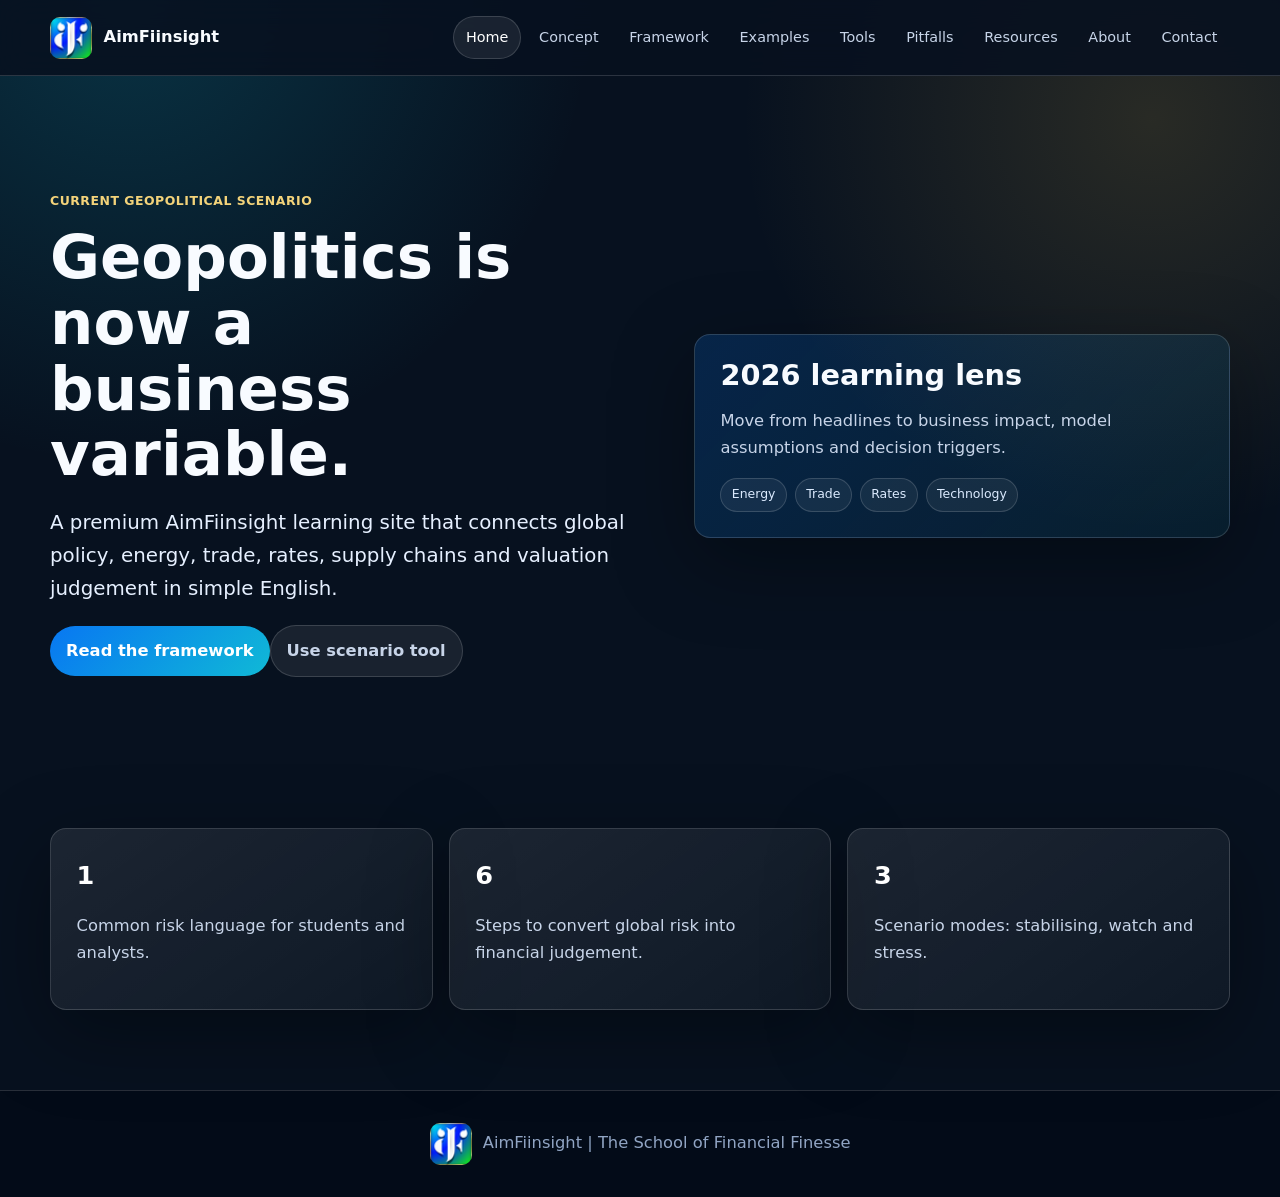
<file: index.html>
<!doctype html><html lang="en"><head><meta charset="utf-8"><meta name="viewport" content="width=device-width,initial-scale=1"><title>Current Geopolitical Scenario | AimFiinsight</title><meta name="description" content="A premium AimFiinsight multi-page learning website on the current geopolitical scenario."><link rel="icon" href="assets/aimfiinsight-logo.png"><link rel="stylesheet" href="assets/styles.css"></head><body><header><a class="brand" href="index.html"><img src="assets/aimfiinsight-logo.png" alt="AimFiinsight logo"><span>AimFiinsight</span></a><nav><a class="active" href="index.html">Home</a><a href="concept.html">Concept</a><a href="framework.html">Framework</a><a href="examples.html">Examples</a><a href="tools.html">Tools</a><a href="pitfalls.html">Pitfalls</a><a href="resources.html">Resources</a><a href="about.html">About</a><a href="contact.html">Contact</a></nav></header><main><section class="hero"><div><p class="eyebrow">Current geopolitical scenario</p><h1>Geopolitics is now a business variable.</h1><p class="lead">A premium AimFiinsight learning site that connects global policy, energy, trade, rates, supply chains and valuation judgement in simple English.</p><p><a class="btn primary" href="framework.html">Read the framework</a><a class="btn" href="tools.html">Use scenario tool</a></p></div><aside class="panel"><h2>2026 learning lens</h2><p>Move from headlines to business impact, model assumptions and decision triggers.</p><div class="chips"><span>Energy</span><span>Trade</span><span>Rates</span><span>Technology</span></div></aside></section><section class="grid three"><article><strong>1</strong><p>Common risk language for students and analysts.</p></article><article><strong>6</strong><p>Steps to convert global risk into financial judgement.</p></article><article><strong>3</strong><p>Scenario modes: stabilising, watch and stress.</p></article></section></main><footer><img src="assets/aimfiinsight-logo.png" alt="AimFiinsight logo"><span>AimFiinsight | The School of Financial Finesse</span></footer><script src="assets/app.js"></script></body></html>
</file>
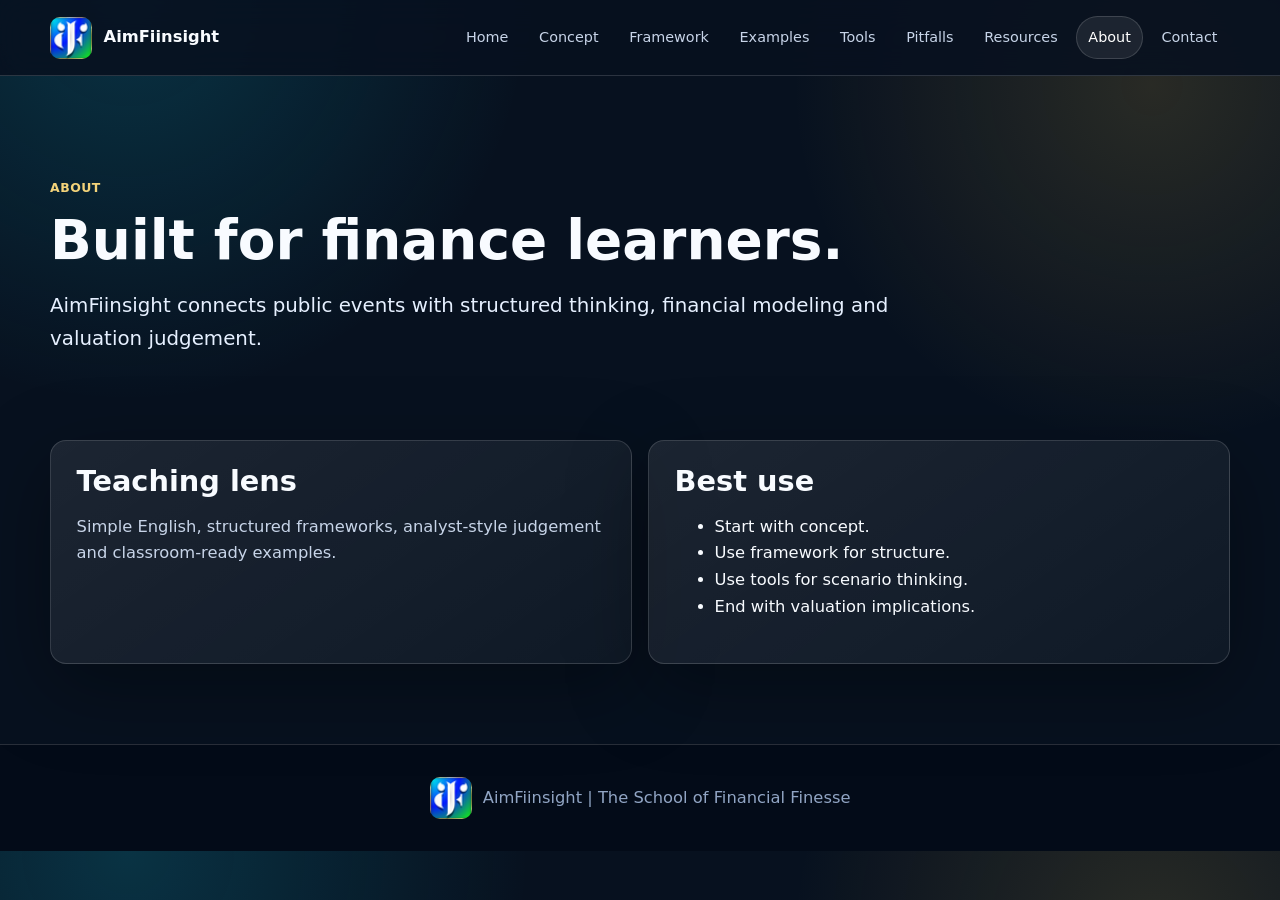
<file: about.html>
<!doctype html><html lang="en"><head><meta charset="utf-8"><meta name="viewport" content="width=device-width,initial-scale=1"><title>About | AimFiinsight</title><link rel="icon" href="assets/aimfiinsight-logo.png"><link rel="stylesheet" href="assets/styles.css"></head><body><header><a class="brand" href="index.html"><img src="assets/aimfiinsight-logo.png" alt="AimFiinsight logo"><span>AimFiinsight</span></a><nav><a href="index.html">Home</a><a href="concept.html">Concept</a><a href="framework.html">Framework</a><a href="examples.html">Examples</a><a href="tools.html">Tools</a><a href="pitfalls.html">Pitfalls</a><a href="resources.html">Resources</a><a class="active" href="about.html">About</a><a href="contact.html">Contact</a></nav></header><main><section class="page"><p class="eyebrow">About</p><h1>Built for finance learners.</h1><p class="lead">AimFiinsight connects public events with structured thinking, financial modeling and valuation judgement.</p></section><section class="grid two"><article><h2>Teaching lens</h2><p>Simple English, structured frameworks, analyst-style judgement and classroom-ready examples.</p></article><article><h2>Best use</h2><ul><li>Start with concept.</li><li>Use framework for structure.</li><li>Use tools for scenario thinking.</li><li>End with valuation implications.</li></ul></article></section></main><footer><img src="assets/aimfiinsight-logo.png" alt="AimFiinsight logo"><span>AimFiinsight | The School of Financial Finesse</span></footer></body></html>
</file>
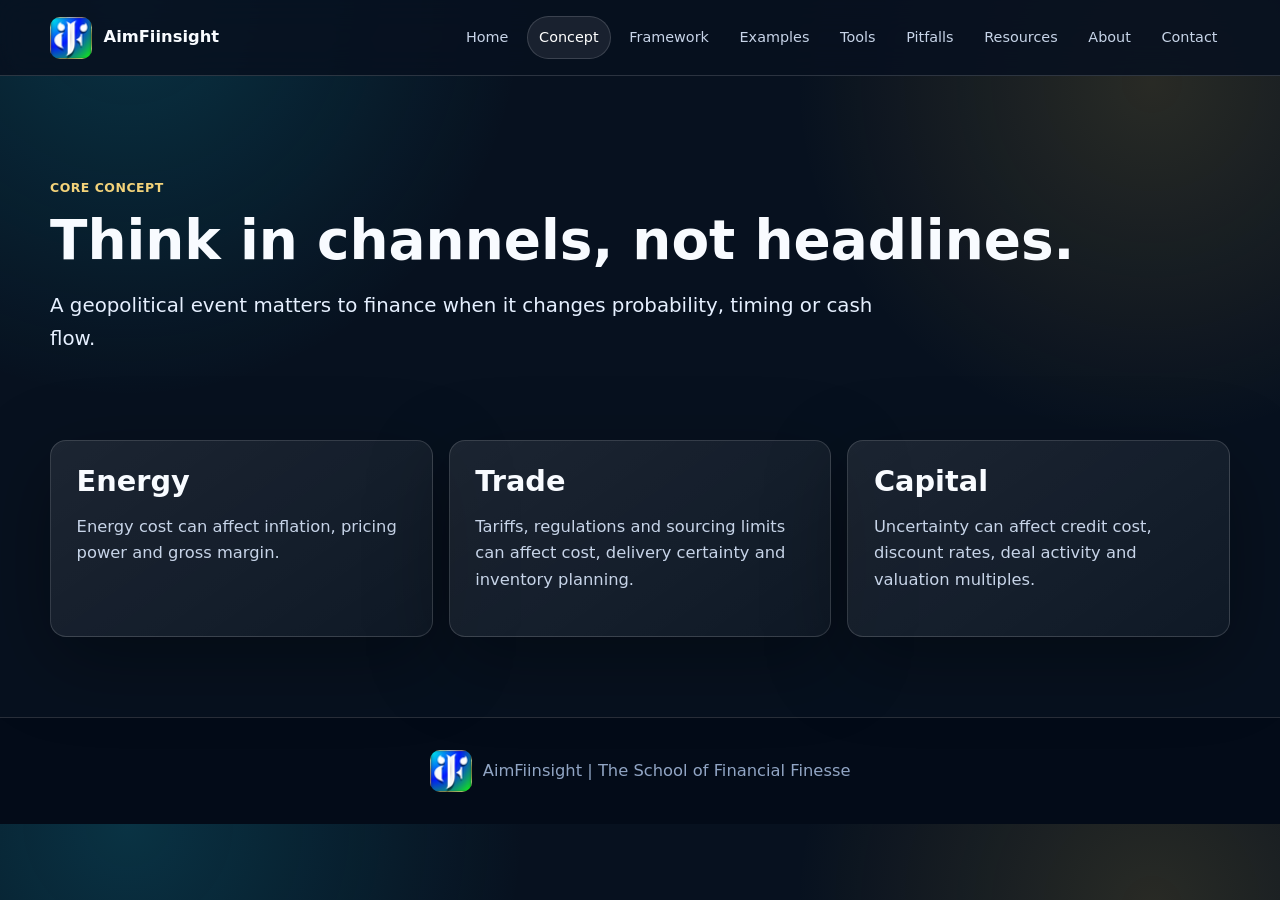
<file: concept.html>
<!doctype html><html lang="en"><head><meta charset="utf-8"><meta name="viewport" content="width=device-width,initial-scale=1"><title>Core Concept | AimFiinsight</title><link rel="icon" href="assets/aimfiinsight-logo.png"><link rel="stylesheet" href="assets/styles.css"></head><body><header><a class="brand" href="index.html"><img src="assets/aimfiinsight-logo.png" alt="AimFiinsight logo"><span>AimFiinsight</span></a><nav><a href="index.html">Home</a><a class="active" href="concept.html">Concept</a><a href="framework.html">Framework</a><a href="examples.html">Examples</a><a href="tools.html">Tools</a><a href="pitfalls.html">Pitfalls</a><a href="resources.html">Resources</a><a href="about.html">About</a><a href="contact.html">Contact</a></nav></header><main><section class="page"><p class="eyebrow">Core concept</p><h1>Think in channels, not headlines.</h1><p class="lead">A geopolitical event matters to finance when it changes probability, timing or cash flow.</p></section><section class="grid three"><article><h2>Energy</h2><p>Energy cost can affect inflation, pricing power and gross margin.</p></article><article><h2>Trade</h2><p>Tariffs, regulations and sourcing limits can affect cost, delivery certainty and inventory planning.</p></article><article><h2>Capital</h2><p>Uncertainty can affect credit cost, discount rates, deal activity and valuation multiples.</p></article></section></main><footer><img src="assets/aimfiinsight-logo.png" alt="AimFiinsight logo"><span>AimFiinsight | The School of Financial Finesse</span></footer></body></html>
</file>
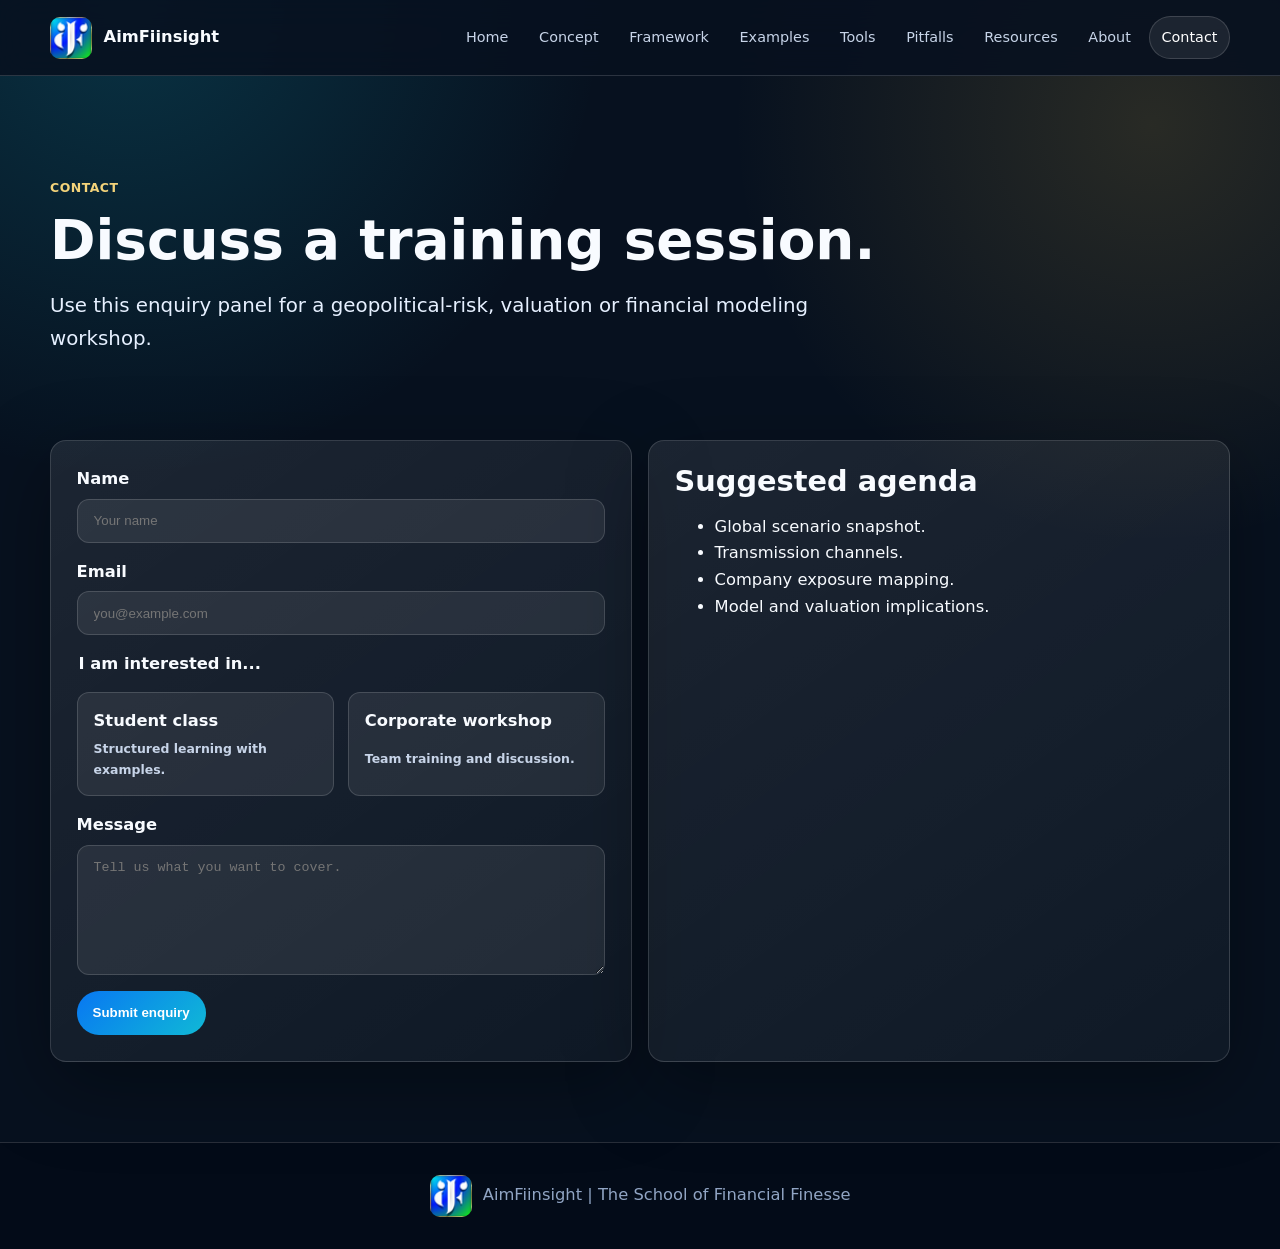
<file: contact.html>
<!doctype html><html lang="en"><head><meta charset="utf-8"><meta name="viewport" content="width=device-width,initial-scale=1"><title>Contact | AimFiinsight</title><link rel="icon" href="assets/aimfiinsight-logo.png"><link rel="stylesheet" href="assets/styles.css"></head><body><header><a class="brand" href="index.html"><img src="assets/aimfiinsight-logo.png" alt="AimFiinsight logo"><span>AimFiinsight</span></a><nav><a href="index.html">Home</a><a href="concept.html">Concept</a><a href="framework.html">Framework</a><a href="examples.html">Examples</a><a href="tools.html">Tools</a><a href="pitfalls.html">Pitfalls</a><a href="resources.html">Resources</a><a href="about.html">About</a><a class="active" href="contact.html">Contact</a></nav></header><main><section class="page"><p class="eyebrow">Contact</p><h1>Discuss a training session.</h1><p class="lead">Use this enquiry panel for a geopolitical-risk, valuation or financial modeling workshop.</p></section><section class="grid two"><form><label>Name<input placeholder="Your name"></label><label>Email<input type="email" placeholder="you@example.com"></label><fieldset class="reason-group"><legend>I am interested in...</legend><div class="reason-grid"><input class="reason-input" type="radio" name="reason" id="r1"><label class="reason-card" for="r1"><span class="reason-title">Student class</span><span class="reason-note">Structured learning with examples.</span></label><input class="reason-input" type="radio" name="reason" id="r2"><label class="reason-card" for="r2"><span class="reason-title">Corporate workshop</span><span class="reason-note">Team training and discussion.</span></label></div></fieldset><label>Message<textarea placeholder="Tell us what you want to cover."></textarea></label><button class="btn primary" type="button">Submit enquiry</button></form><article><h2>Suggested agenda</h2><ul><li>Global scenario snapshot.</li><li>Transmission channels.</li><li>Company exposure mapping.</li><li>Model and valuation implications.</li></ul></article></section></main><footer><img src="assets/aimfiinsight-logo.png" alt="AimFiinsight logo"><span>AimFiinsight | The School of Financial Finesse</span></footer></body></html>
</file>
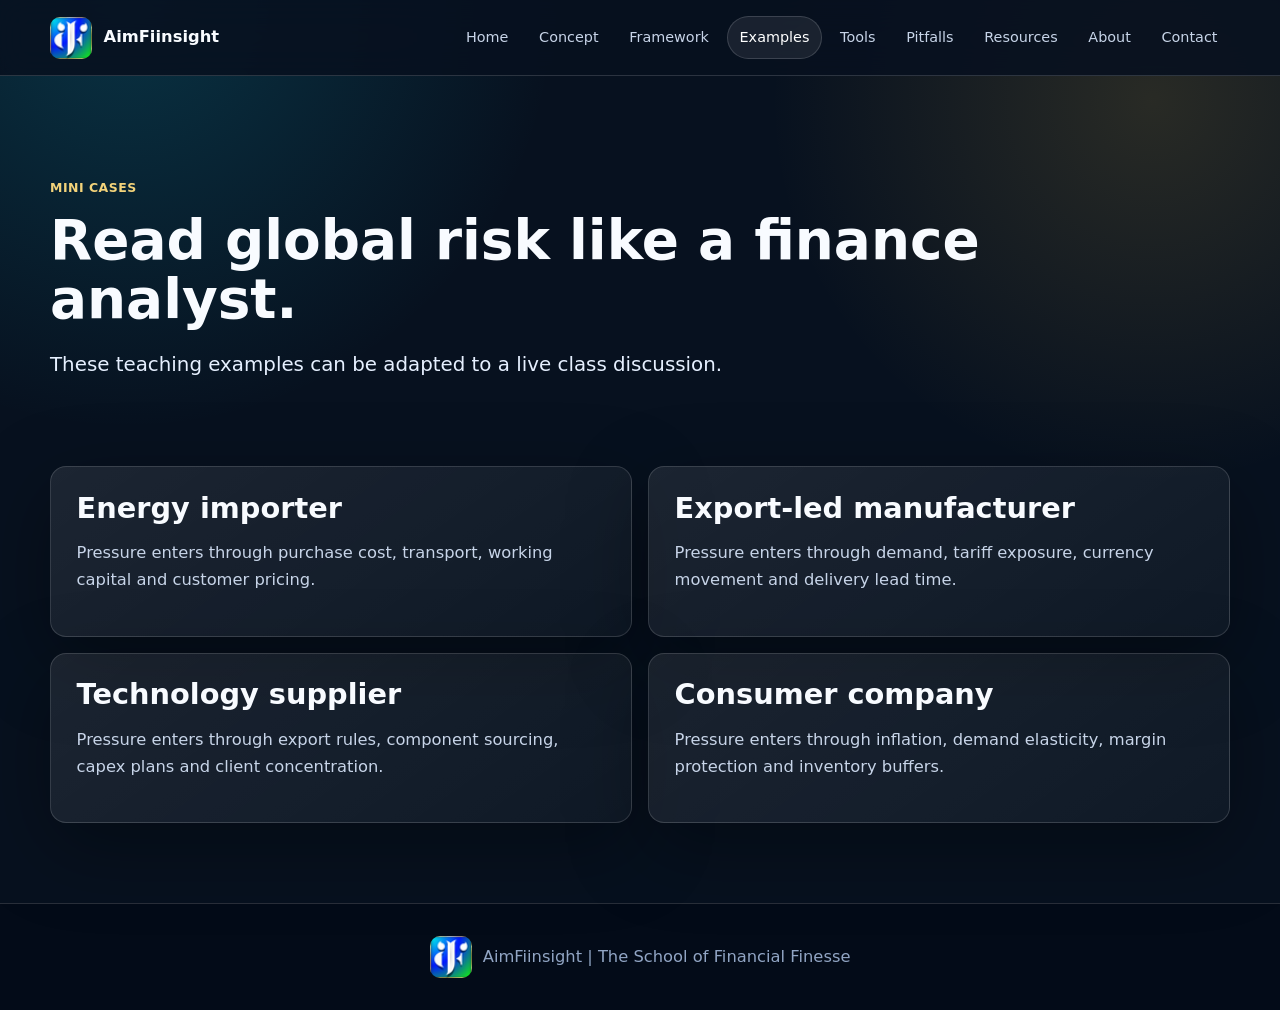
<file: examples.html>
<!doctype html><html lang="en"><head><meta charset="utf-8"><meta name="viewport" content="width=device-width,initial-scale=1"><title>Examples | AimFiinsight</title><link rel="icon" href="assets/aimfiinsight-logo.png"><link rel="stylesheet" href="assets/styles.css"></head><body><header><a class="brand" href="index.html"><img src="assets/aimfiinsight-logo.png" alt="AimFiinsight logo"><span>AimFiinsight</span></a><nav><a href="index.html">Home</a><a href="concept.html">Concept</a><a href="framework.html">Framework</a><a class="active" href="examples.html">Examples</a><a href="tools.html">Tools</a><a href="pitfalls.html">Pitfalls</a><a href="resources.html">Resources</a><a href="about.html">About</a><a href="contact.html">Contact</a></nav></header><main><section class="page"><p class="eyebrow">Mini cases</p><h1>Read global risk like a finance analyst.</h1><p class="lead">These teaching examples can be adapted to a live class discussion.</p></section><section class="grid two"><article><h2>Energy importer</h2><p>Pressure enters through purchase cost, transport, working capital and customer pricing.</p></article><article><h2>Export-led manufacturer</h2><p>Pressure enters through demand, tariff exposure, currency movement and delivery lead time.</p></article><article><h2>Technology supplier</h2><p>Pressure enters through export rules, component sourcing, capex plans and client concentration.</p></article><article><h2>Consumer company</h2><p>Pressure enters through inflation, demand elasticity, margin protection and inventory buffers.</p></article></section></main><footer><img src="assets/aimfiinsight-logo.png" alt="AimFiinsight logo"><span>AimFiinsight | The School of Financial Finesse</span></footer></body></html>
</file>
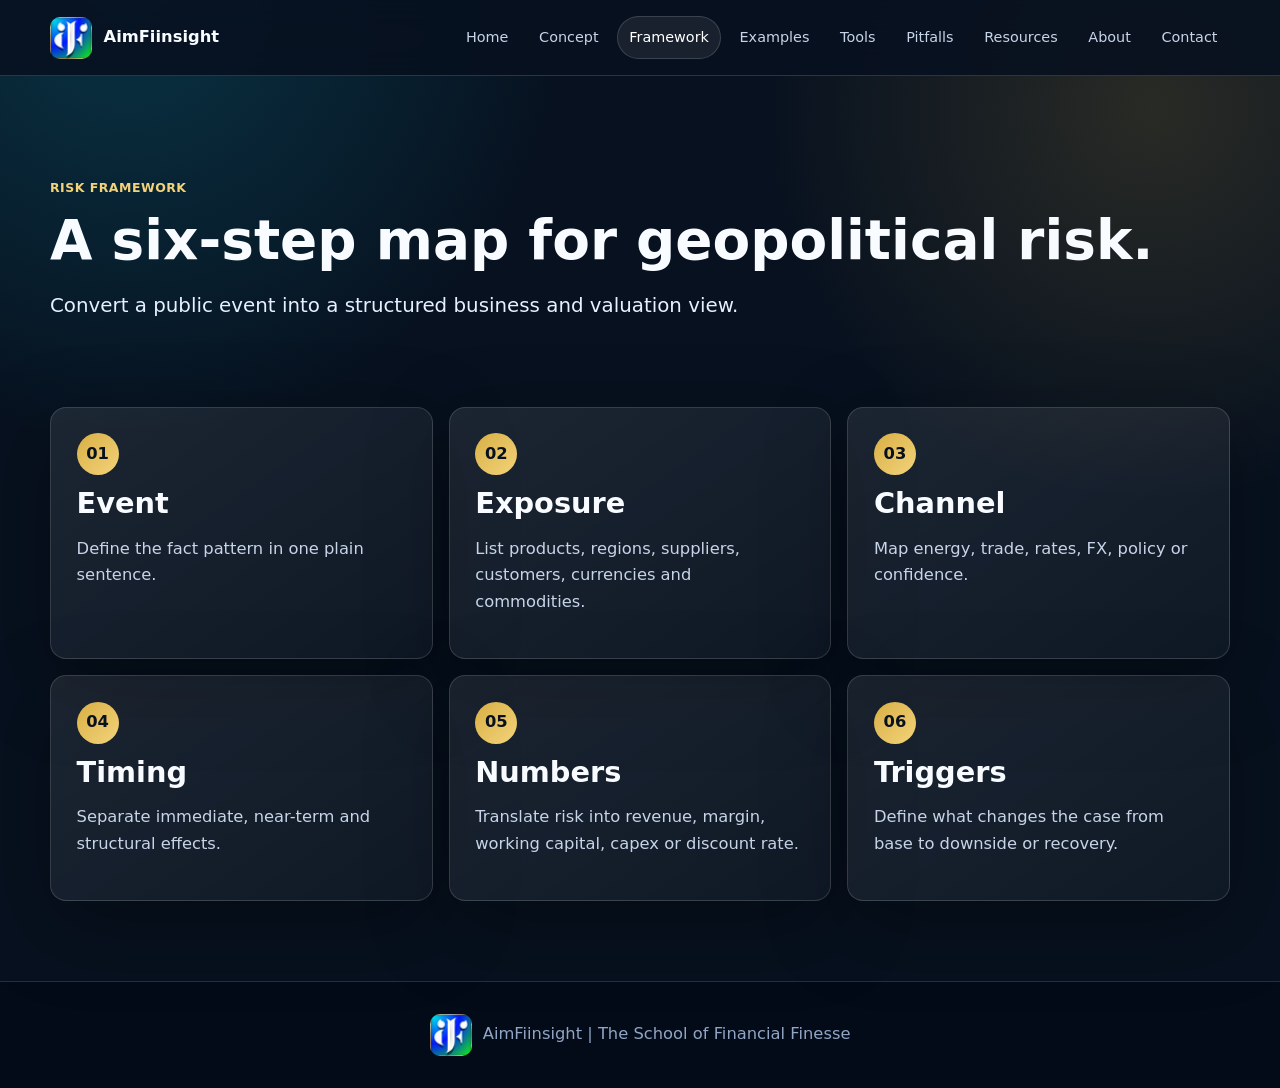
<file: framework.html>
<!doctype html><html lang="en"><head><meta charset="utf-8"><meta name="viewport" content="width=device-width,initial-scale=1"><title>Risk Framework | AimFiinsight</title><link rel="icon" href="assets/aimfiinsight-logo.png"><link rel="stylesheet" href="assets/styles.css"></head><body><header><a class="brand" href="index.html"><img src="assets/aimfiinsight-logo.png" alt="AimFiinsight logo"><span>AimFiinsight</span></a><nav><a href="index.html">Home</a><a href="concept.html">Concept</a><a class="active" href="framework.html">Framework</a><a href="examples.html">Examples</a><a href="tools.html">Tools</a><a href="pitfalls.html">Pitfalls</a><a href="resources.html">Resources</a><a href="about.html">About</a><a href="contact.html">Contact</a></nav></header><main><section class="page"><p class="eyebrow">Risk framework</p><h1>A six-step map for geopolitical risk.</h1><p class="lead">Convert a public event into a structured business and valuation view.</p></section><section class="process"><article><b>01</b><h2>Event</h2><p>Define the fact pattern in one plain sentence.</p></article><article><b>02</b><h2>Exposure</h2><p>List products, regions, suppliers, customers, currencies and commodities.</p></article><article><b>03</b><h2>Channel</h2><p>Map energy, trade, rates, FX, policy or confidence.</p></article><article><b>04</b><h2>Timing</h2><p>Separate immediate, near-term and structural effects.</p></article><article><b>05</b><h2>Numbers</h2><p>Translate risk into revenue, margin, working capital, capex or discount rate.</p></article><article><b>06</b><h2>Triggers</h2><p>Define what changes the case from base to downside or recovery.</p></article></section></main><footer><img src="assets/aimfiinsight-logo.png" alt="AimFiinsight logo"><span>AimFiinsight | The School of Financial Finesse</span></footer></body></html>
</file>
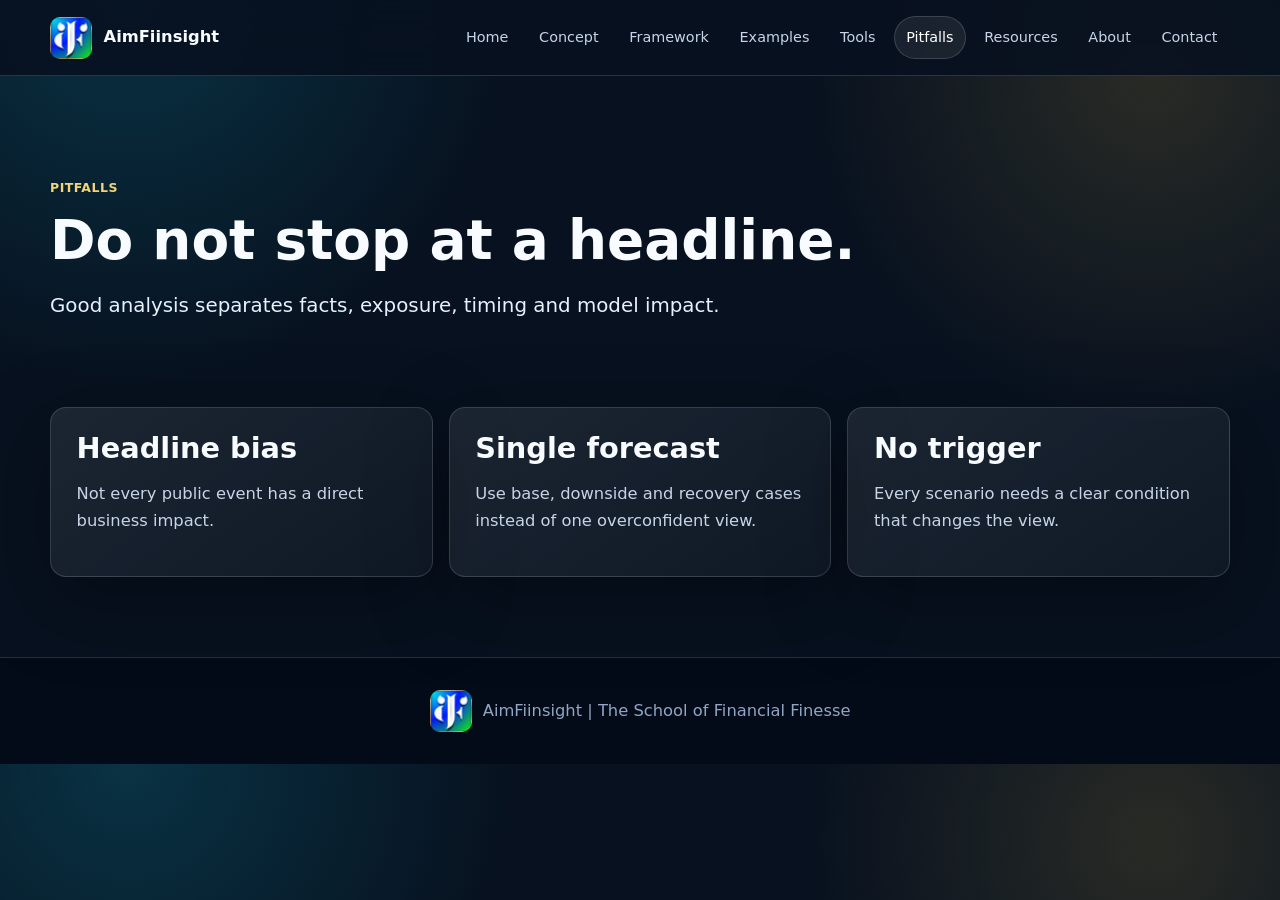
<file: pitfalls.html>
<!doctype html><html lang="en"><head><meta charset="utf-8"><meta name="viewport" content="width=device-width,initial-scale=1"><title>Pitfalls | AimFiinsight</title><link rel="icon" href="assets/aimfiinsight-logo.png"><link rel="stylesheet" href="assets/styles.css"></head><body><header><a class="brand" href="index.html"><img src="assets/aimfiinsight-logo.png" alt="AimFiinsight logo"><span>AimFiinsight</span></a><nav><a href="index.html">Home</a><a href="concept.html">Concept</a><a href="framework.html">Framework</a><a href="examples.html">Examples</a><a href="tools.html">Tools</a><a class="active" href="pitfalls.html">Pitfalls</a><a href="resources.html">Resources</a><a href="about.html">About</a><a href="contact.html">Contact</a></nav></header><main><section class="page"><p class="eyebrow">Pitfalls</p><h1>Do not stop at a headline.</h1><p class="lead">Good analysis separates facts, exposure, timing and model impact.</p></section><section class="grid three"><article><h2>Headline bias</h2><p>Not every public event has a direct business impact.</p></article><article><h2>Single forecast</h2><p>Use base, downside and recovery cases instead of one overconfident view.</p></article><article><h2>No trigger</h2><p>Every scenario needs a clear condition that changes the view.</p></article></section></main><footer><img src="assets/aimfiinsight-logo.png" alt="AimFiinsight logo"><span>AimFiinsight | The School of Financial Finesse</span></footer></body></html>
</file>
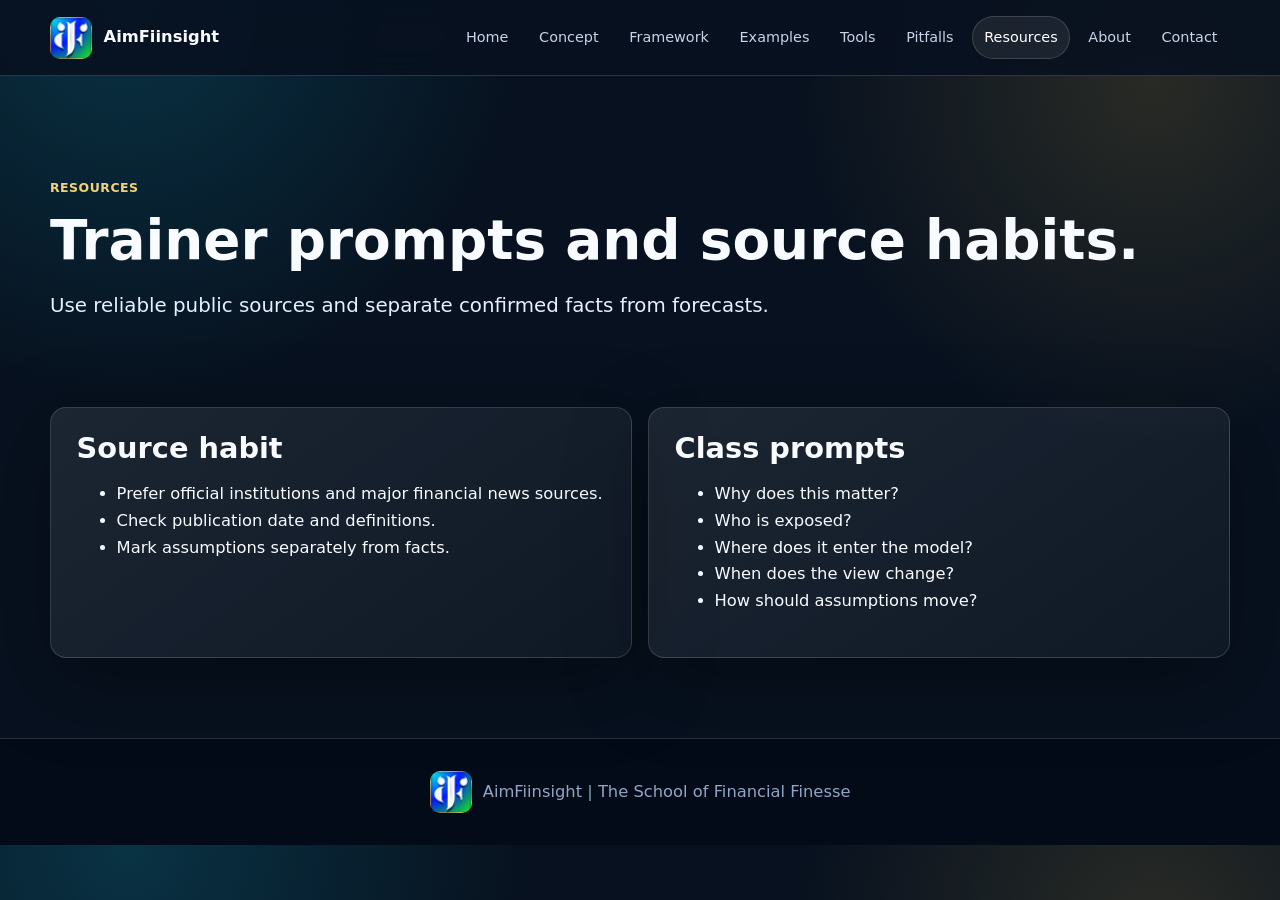
<file: resources.html>
<!doctype html><html lang="en"><head><meta charset="utf-8"><meta name="viewport" content="width=device-width,initial-scale=1"><title>Resources | AimFiinsight</title><link rel="icon" href="assets/aimfiinsight-logo.png"><link rel="stylesheet" href="assets/styles.css"></head><body><header><a class="brand" href="index.html"><img src="assets/aimfiinsight-logo.png" alt="AimFiinsight logo"><span>AimFiinsight</span></a><nav><a href="index.html">Home</a><a href="concept.html">Concept</a><a href="framework.html">Framework</a><a href="examples.html">Examples</a><a href="tools.html">Tools</a><a href="pitfalls.html">Pitfalls</a><a class="active" href="resources.html">Resources</a><a href="about.html">About</a><a href="contact.html">Contact</a></nav></header><main><section class="page"><p class="eyebrow">Resources</p><h1>Trainer prompts and source habits.</h1><p class="lead">Use reliable public sources and separate confirmed facts from forecasts.</p></section><section class="grid two"><article><h2>Source habit</h2><ul><li>Prefer official institutions and major financial news sources.</li><li>Check publication date and definitions.</li><li>Mark assumptions separately from facts.</li></ul></article><article><h2>Class prompts</h2><ul><li>Why does this matter?</li><li>Who is exposed?</li><li>Where does it enter the model?</li><li>When does the view change?</li><li>How should assumptions move?</li></ul></article></section></main><footer><img src="assets/aimfiinsight-logo.png" alt="AimFiinsight logo"><span>AimFiinsight | The School of Financial Finesse</span></footer></body></html>
</file>
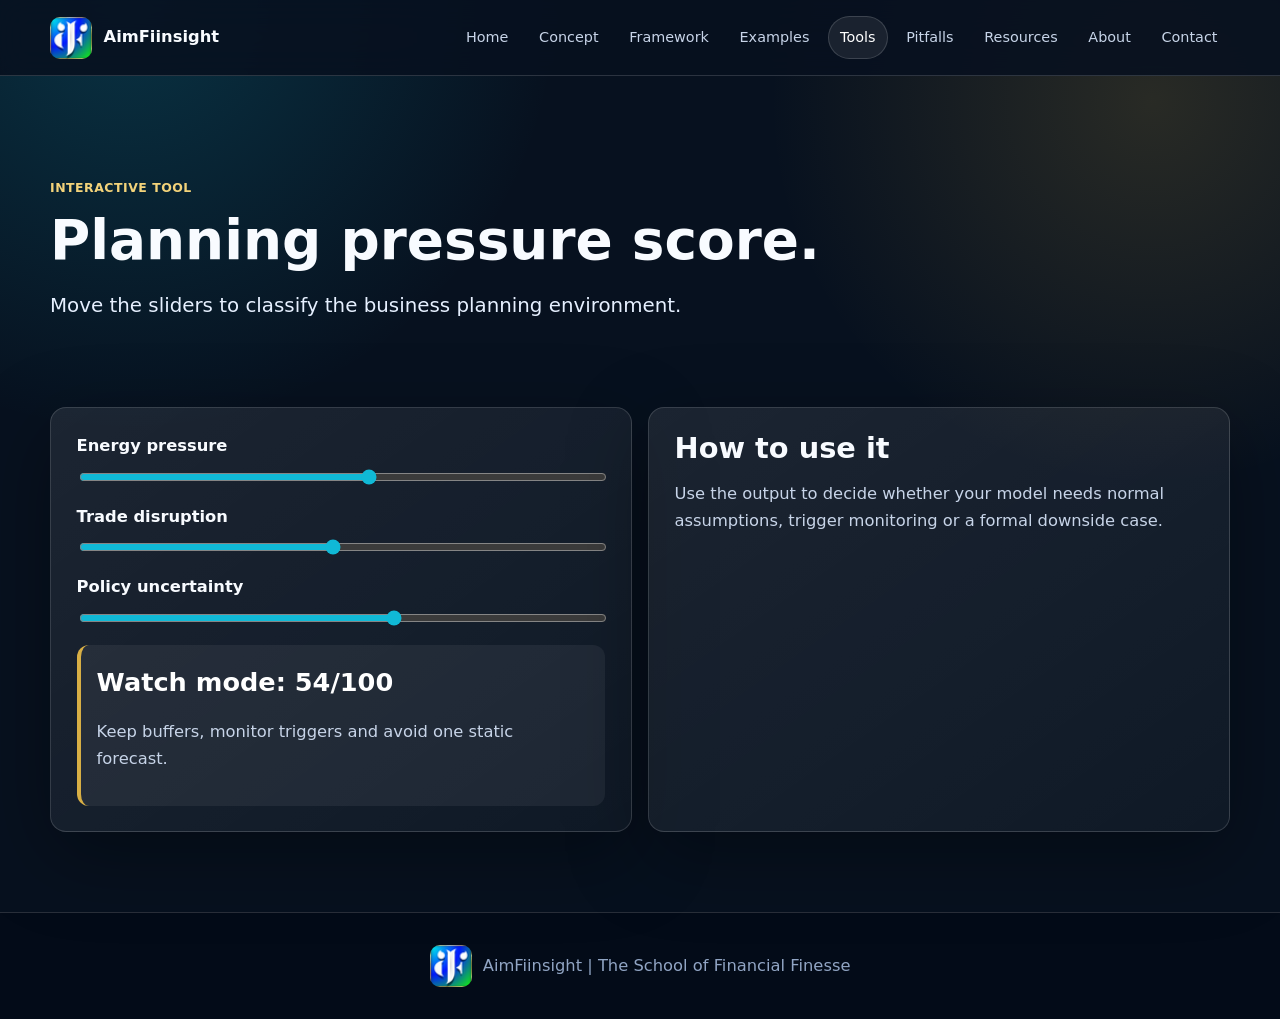
<file: tools.html>
<!doctype html><html lang="en"><head><meta charset="utf-8"><meta name="viewport" content="width=device-width,initial-scale=1"><title>Interactive Tools | AimFiinsight</title><link rel="icon" href="assets/aimfiinsight-logo.png"><link rel="stylesheet" href="assets/styles.css"></head><body><header><a class="brand" href="index.html"><img src="assets/aimfiinsight-logo.png" alt="AimFiinsight logo"><span>AimFiinsight</span></a><nav><a href="index.html">Home</a><a href="concept.html">Concept</a><a href="framework.html">Framework</a><a href="examples.html">Examples</a><a class="active" href="tools.html">Tools</a><a href="pitfalls.html">Pitfalls</a><a href="resources.html">Resources</a><a href="about.html">About</a><a href="contact.html">Contact</a></nav></header><main><section class="page"><p class="eyebrow">Interactive tool</p><h1>Planning pressure score.</h1><p class="lead">Move the sliders to classify the business planning environment.</p></section><section class="grid two"><article><label>Energy pressure<input id="energy" type="range" min="0" max="100" value="55"></label><label>Trade disruption<input id="trade" type="range" min="0" max="100" value="48"></label><label>Policy uncertainty<input id="policy" type="range" min="0" max="100" value="60"></label><div id="scenarioOut" class="output"></div></article><article><h2>How to use it</h2><p>Use the output to decide whether your model needs normal assumptions, trigger monitoring or a formal downside case.</p></article></section></main><footer><img src="assets/aimfiinsight-logo.png" alt="AimFiinsight logo"><span>AimFiinsight | The School of Financial Finesse</span></footer><script src="assets/app.js"></script></body></html>
</file>
<file: assets/styles.css>
:root{--af-midnight:#07111f;--af-navy:#062a66;--af-deep-blue:#0538f2;--af-blue:#0877f2;--af-cyan:#10b9d6;--af-teal:#087f82;--af-emerald:#12c83b;--af-gold:#d8af45;--af-gold-soft:#f3d37a;--bg:var(--af-midnight);--surface:rgba(255,255,255,.075);--text:#f8fbff;--soft:#c7d4e8;--muted:#91a5c4;--line:rgba(255,255,255,.15);--shadow:0 24px 80px rgba(0,0,0,.34)}*{box-sizing:border-box}body{margin:0;min-width:320px;background:radial-gradient(circle at 10% 0,rgba(16,185,214,.20),transparent 28%),radial-gradient(circle at 90% 10%,rgba(216,175,69,.16),transparent 26%),var(--bg);font-family:Inter,Segoe UI,system-ui,sans-serif;color:var(--text);font-size:clamp(.95rem,.15vw + .9rem,1.05rem);line-height:1.65}img{max-width:100%;height:auto}a{color:inherit}p{color:var(--soft);max-width:68ch}h1,h2,h3{margin:0;line-height:1.08;letter-spacing:0;overflow-wrap:anywhere}h1{font-size:clamp(2.15rem,2.6vw + 1.35rem,3.85rem)}h2{font-size:clamp(1.3rem,1vw + 1rem,2rem)}header{position:sticky;top:0;z-index:20;min-height:76px;display:flex;align-items:center;justify-content:space-between;gap:1rem;padding:0 max(20px,calc((100% - 1180px)/2));background:rgba(7,17,31,.88);backdrop-filter:blur(16px);border-bottom:1px solid var(--line)}.brand{display:flex;align-items:center;gap:.72rem;text-decoration:none;font-weight:900}.brand img,footer img{width:42px;height:42px;border-radius:10px}nav{display:flex;gap:.35rem;flex-wrap:wrap;justify-content:flex-end}nav a{font-size:.9rem;text-decoration:none;color:var(--soft);padding:.55rem .72rem;border-radius:999px;border:1px solid transparent}nav a.active,nav a:hover{color:#fff;background:rgba(255,255,255,.08);border-color:var(--line)}main{width:min(100% - 40px,1180px);margin:auto}.hero{display:grid;grid-template-columns:minmax(0,1.05fr) minmax(280px,.95fr);gap:clamp(1.5rem,4vw,4rem);align-items:center;padding:clamp(4rem,8vw,7rem) 0}.hero h1{font-size:clamp(2.35rem,3.2vw + 1.25rem,4.35rem);max-width:12ch}.page{padding:clamp(4rem,7vw,6rem) 0 2rem}.lead{font-size:clamp(1.05rem,.35vw + .96rem,1.24rem);color:#e6f0ff}.eyebrow{color:var(--af-gold-soft);text-transform:uppercase;font-size:.78rem;font-weight:900;letter-spacing:.04em}.btn{display:inline-flex;align-items:center;justify-content:center;min-height:44px;padding:.72rem 1rem;border-radius:999px;border:1px solid var(--line);background:rgba(255,255,255,.075);text-decoration:none;font-weight:800}.btn.primary{border:0;background:linear-gradient(135deg,var(--af-blue),var(--af-cyan));color:#fff}.grid,.process{display:grid;gap:1rem;padding:2rem 0 5rem}.two{grid-template-columns:repeat(2,minmax(0,1fr))}.three{grid-template-columns:repeat(3,minmax(0,1fr))}.process{grid-template-columns:repeat(3,minmax(0,1fr))}article,.panel,form{min-width:0;height:auto;border:1px solid var(--line);background:linear-gradient(145deg,rgba(255,255,255,.085),rgba(255,255,255,.035));border-radius:16px;box-shadow:var(--shadow);padding:clamp(1.1rem,2vw,1.75rem);overflow-wrap:break-word}.panel{background:linear-gradient(135deg,rgba(8,119,242,.2),rgba(16,185,214,.08))}article strong{font-size:clamp(1.6rem,2vw,2.3rem);color:#fff}.chips{display:flex;gap:.5rem;flex-wrap:wrap}.chips span{border:1px solid var(--line);border-radius:999px;padding:.35rem .65rem;background:rgba(255,255,255,.06);font-size:.78rem;color:#dbeafe}.process b{display:grid;place-items:center;width:42px;height:42px;border-radius:50%;background:linear-gradient(135deg,var(--af-gold),var(--af-gold-soft));color:#07111f;margin-bottom:.8rem}label{display:grid;gap:.35rem;margin-bottom:1rem;font-weight:800}input,textarea{width:100%;border:1px solid var(--line);border-radius:12px;background:rgba(255,255,255,.08);color:var(--text);padding:.85rem 1rem}input[type=range]{padding:0;accent-color:var(--af-cyan)}textarea{min-height:130px}.output{border-left:4px solid var(--af-gold);background:rgba(255,255,255,.06);border-radius:12px;padding:1rem;color:var(--soft)}.reason-group{border:0;margin:0;padding:0}.reason-group legend{font-weight:800;margin-bottom:.85rem}.reason-grid{display:grid;grid-template-columns:repeat(2,minmax(0,1fr));gap:.85rem}.reason-input{position:absolute;width:1px;height:1px;overflow:hidden;clip:rect(0 0 0 0)}.reason-card{display:grid;gap:.25rem;padding:.95rem 1rem;border-radius:12px;border:1px solid var(--line);background:rgba(255,255,255,.075);color:var(--text);cursor:pointer}.reason-title{font-weight:800}.reason-note{color:var(--soft);font-size:.78rem}.reason-card:hover,.reason-input:checked+.reason-card{border-color:rgba(18,200,59,.82);background:linear-gradient(135deg,rgba(18,200,59,.18),rgba(8,119,242,.14))}footer{display:flex;align-items:center;justify-content:center;gap:.7rem;flex-wrap:wrap;border-top:1px solid var(--line);padding:2rem;color:var(--muted);background:rgba(3,9,20,.65)}a:focus-visible,button:focus-visible,input:focus-visible,textarea:focus-visible{outline:3px solid rgba(16,185,214,.85);outline-offset:3px}@media(max-width:980px){header{padding-inline:14px}nav{display:none}main{width:min(100% - 28px,1180px)}.hero,.two,.three,.process{grid-template-columns:1fr}.hero h1{max-width:14ch}}@media(max-width:720px){.reason-grid{grid-template-columns:1fr}}
</file>
